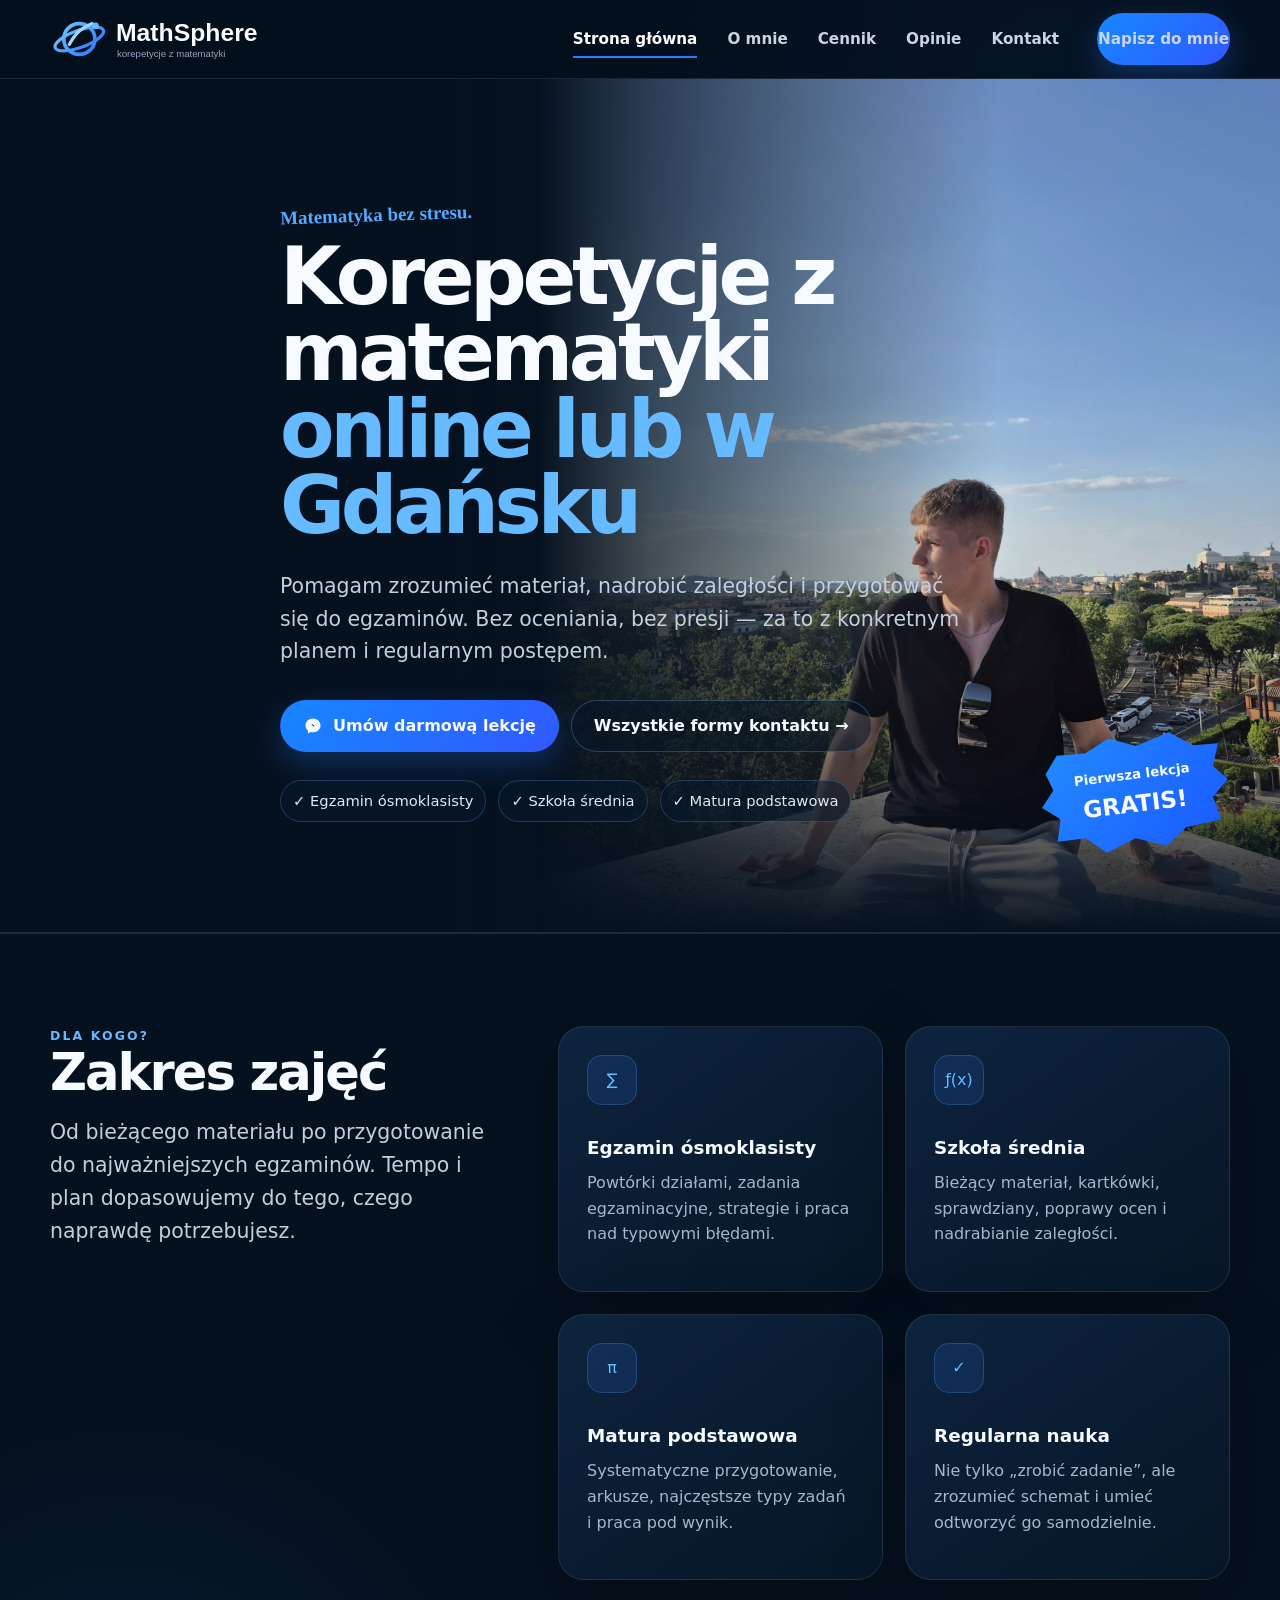
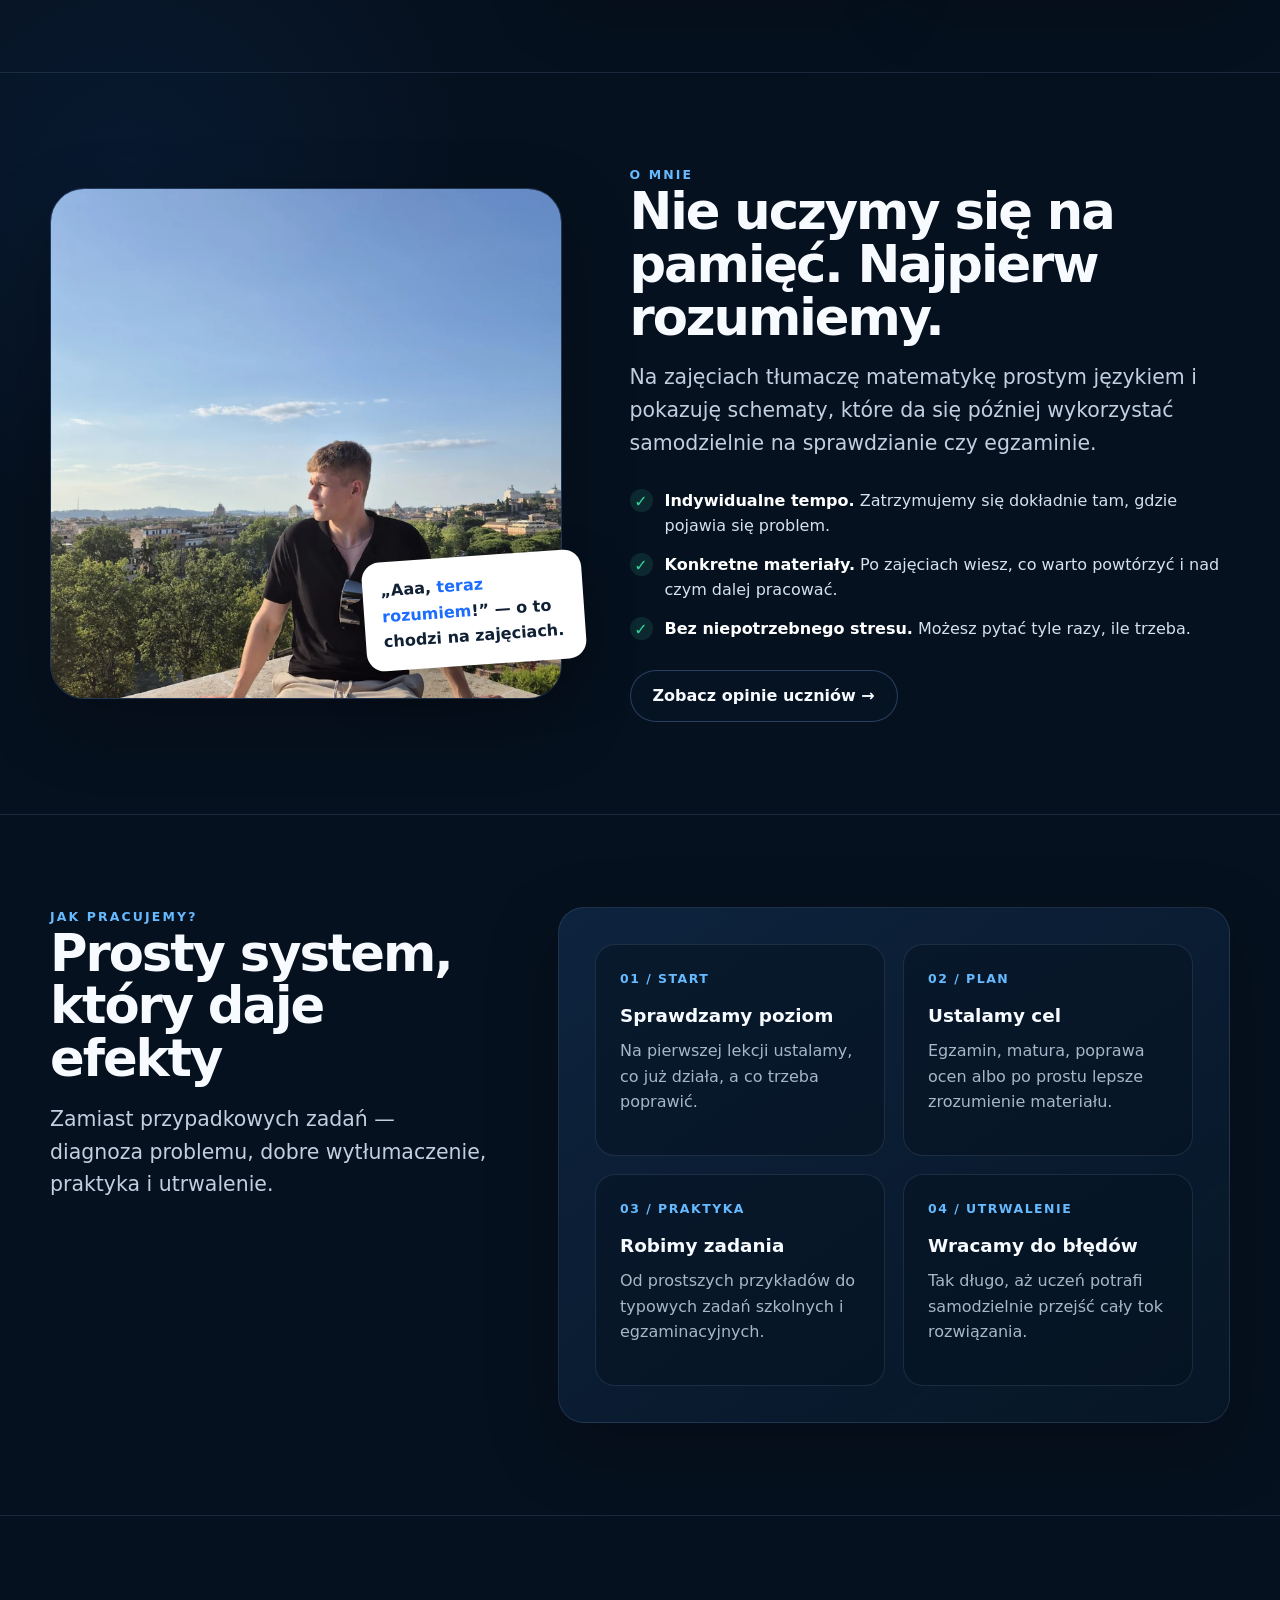
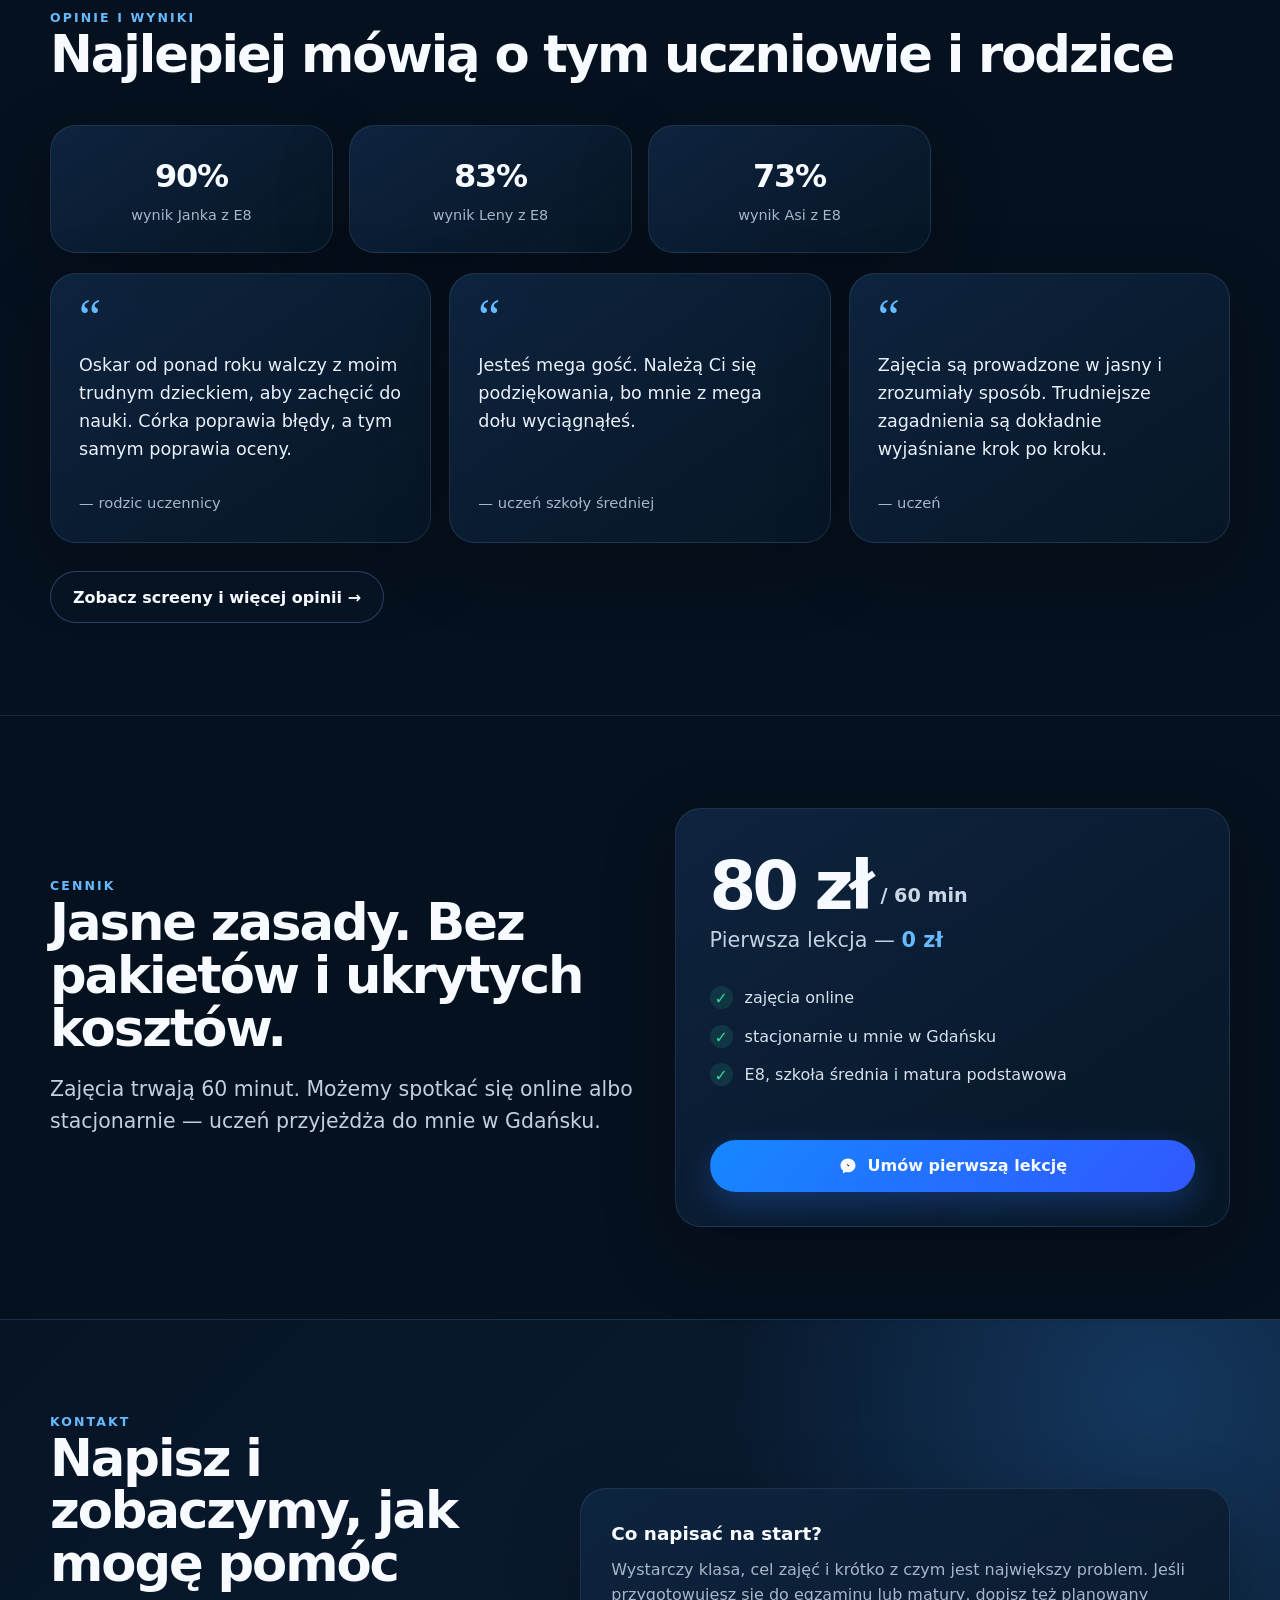
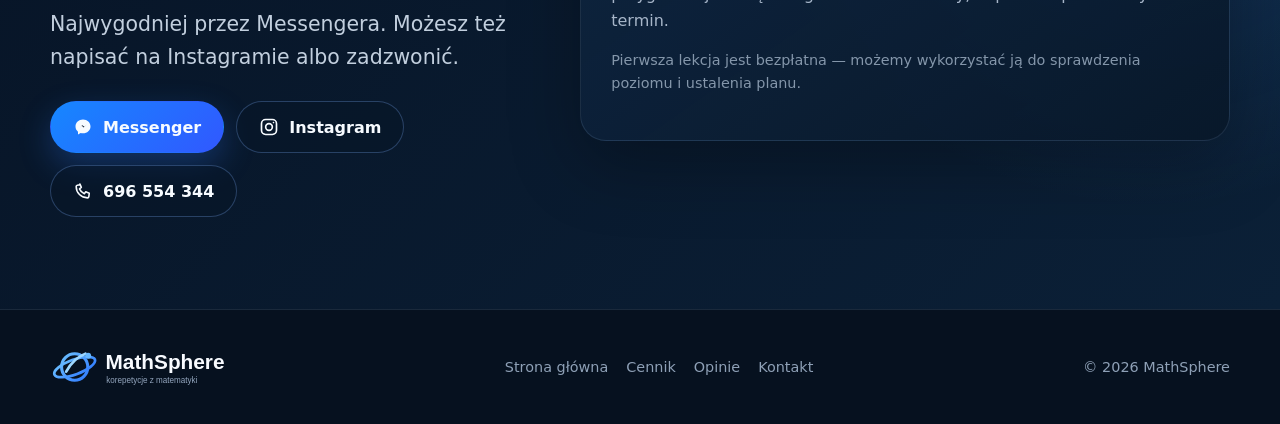
<file: index.html>
<!doctype html>
<html lang="pl">
<head>
<meta charset="utf-8">
<meta name="viewport" content="width=device-width,initial-scale=1">
<title>MathSphere — korepetycje z matematyki online i Gdańsk</title>
<meta name="description" content="Korepetycje z matematyki: egzamin ósmoklasisty, szkoła średnia i matura podstawowa. Online lub stacjonarnie w Gdańsku. Pierwsza lekcja gratis.">
<link rel="icon" href="assets/favicon.svg" type="image/svg+xml">
<link rel="stylesheet" href="style.css?v=2">
<meta property="og:title" content="MathSphere — matematyka bez stresu">
<meta property="og:description" content="E8, szkoła średnia i matura podstawowa. Pierwsza lekcja gratis.">
<meta property="og:type" content="website">
</head>
<body>

<header class="site-header">
  <div class="container header-row">
    <a class="brand" href="index.html" aria-label="MathSphere — strona główna"><img src="assets/logo.svg" alt="MathSphere"></a>
    <nav class="nav" data-nav>
      <a class="active" href="index.html">Strona główna</a>
      <a href="index.html#o-mnie">O mnie</a>
      <a href="cennik.html">Cennik</a>
      <a href="opinie.html">Opinie</a>
      <a href="kontakt.html">Kontakt</a>
      <a class="btn btn-primary nav-cta" href="https://m.me/oskar.bielecki.5" target="_blank" rel="noopener">Napisz do mnie</a>
    </nav>
    <button class="menu-btn" type="button" aria-label="Otwórz menu" data-menu><svg class="icon" viewBox="0 0 24 24" fill="none"><path d="M4 7h16M4 12h16M4 17h16" stroke="currentColor" stroke-width="2" stroke-linecap="round"/></svg></button>
  </div>
</header>

<main>
<section class="hero">
  <div class="hero-media"><img src="assets/oskar-hero.webp?v=2" alt="Oskar — korepetytor matematyki"></div>
  <div class="container hero-content">
    <div class="hand">Matematyka bez stresu.</div>
    <h1>Korepetycje z matematyki <span>online lub w Gdańsku</span></h1>
    <p class="lead">Pomagam zrozumieć materiał, nadrobić zaległości i przygotować się do egzaminów. Bez oceniania, bez presji — za to z konkretnym planem i regularnym postępem.</p>
    <div class="hero-actions">
      <a class="btn btn-primary" href="https://m.me/oskar.bielecki.5" target="_blank" rel="noopener"><svg class="icon" viewBox="0 0 24 24" fill="none" aria-hidden="true"><path d="M12 3C6.9 3 3 6.7 3 11.4c0 2.5 1.1 4.7 3 6.2V21l3.2-1.8c.9.2 1.8.4 2.8.4 5.1 0 9-3.6 9-8.2S17.1 3 12 3Z" fill="currentColor"/><path d="m7.5 13.8 3-3.2 2.4 1.9 3.7-3.9-3 3.2-2.4-1.9-3.7 3.9Z" fill="#071426"/></svg> Umów darmową lekcję</a>
      <a class="btn btn-secondary" href="kontakt.html">Wszystkie formy kontaktu →</a>
    </div>
    <div class="hero-points">
      <span class="badge">✓ Egzamin ósmoklasisty</span>
      <span class="badge">✓ Szkoła średnia</span>
      <span class="badge">✓ Matura podstawowa</span>
    </div>
  </div>
  <div class="free-sticker"><div><small>Pierwsza lekcja</small><strong>GRATIS!</strong></div></div>
</section>

<section class="section">
  <div class="container">
    <div class="split">
      <div>
        <div class="kicker">Dla kogo?</div>
        <h2>Zakres zajęć</h2>
        <p class="lead">Od bieżącego materiału po przygotowanie do najważniejszych egzaminów. Tempo i plan dopasowujemy do tego, czego naprawdę potrzebujesz.</p>
      </div>
      <div class="grid-2">
        <article class="card feature">
          <div class="feature-icon">∑</div>
          <h3>Egzamin ósmoklasisty</h3>
          <p class="muted">Powtórki działami, zadania egzaminacyjne, strategie i praca nad typowymi błędami.</p>
        </article>
        <article class="card feature">
          <div class="feature-icon">ƒ(x)</div>
          <h3>Szkoła średnia</h3>
          <p class="muted">Bieżący materiał, kartkówki, sprawdziany, poprawy ocen i nadrabianie zaległości.</p>
        </article>
        <article class="card feature">
          <div class="feature-icon">π</div>
          <h3>Matura podstawowa</h3>
          <p class="muted">Systematyczne przygotowanie, arkusze, najczęstsze typy zadań i praca pod wynik.</p>
        </article>
        <article class="card feature">
          <div class="feature-icon">✓</div>
          <h3>Regularna nauka</h3>
          <p class="muted">Nie tylko „zrobić zadanie”, ale zrozumieć schemat i umieć odtworzyć go samodzielnie.</p>
        </article>
      </div>
    </div>
  </div>
</section>

<section class="section" id="o-mnie">
  <div class="container about">
    <div class="portrait-wrap">
      <div class="portrait"><img src="assets/oskar-portrait.webp?v=2" alt="Oskar, korepetytor MathSphere"></div>
      <div class="floating-note">„Aaa, <span>teraz rozumiem</span>!” — o to chodzi na zajęciach.</div>
    </div>
    <div>
      <div class="kicker">O mnie</div>
      <h2>Nie uczymy się na pamięć. Najpierw rozumiemy.</h2>
      <p class="lead">Na zajęciach tłumaczę matematykę prostym językiem i pokazuję schematy, które da się później wykorzystać samodzielnie na sprawdzianie czy egzaminie.</p>
      <div class="checks">
        <div class="check"><span class="checkmark">✓</span><div><b>Indywidualne tempo.</b> Zatrzymujemy się dokładnie tam, gdzie pojawia się problem.</div></div>
        <div class="check"><span class="checkmark">✓</span><div><b>Konkretne materiały.</b> Po zajęciach wiesz, co warto powtórzyć i nad czym dalej pracować.</div></div>
        <div class="check"><span class="checkmark">✓</span><div><b>Bez niepotrzebnego stresu.</b> Możesz pytać tyle razy, ile trzeba.</div></div>
      </div>
      <a class="btn btn-secondary" href="opinie.html">Zobacz opinie uczniów →</a>
    </div>
  </div>
</section>

<section class="section">
  <div class="container">
    <div class="split">
      <div>
        <div class="kicker">Jak pracujemy?</div>
        <h2>Prosty system, który daje efekty</h2>
        <p class="lead">Zamiast przypadkowych zadań — diagnoza problemu, dobre wytłumaczenie, praktyka i utrwalenie.</p>
      </div>
      <div class="card method">
        <div class="method-step"><div class="step-num">01 / START</div><h3>Sprawdzamy poziom</h3><p class="muted">Na pierwszej lekcji ustalamy, co już działa, a co trzeba poprawić.</p></div>
        <div class="method-step"><div class="step-num">02 / PLAN</div><h3>Ustalamy cel</h3><p class="muted">Egzamin, matura, poprawa ocen albo po prostu lepsze zrozumienie materiału.</p></div>
        <div class="method-step"><div class="step-num">03 / PRAKTYKA</div><h3>Robimy zadania</h3><p class="muted">Od prostszych przykładów do typowych zadań szkolnych i egzaminacyjnych.</p></div>
        <div class="method-step"><div class="step-num">04 / UTRWALENIE</div><h3>Wracamy do błędów</h3><p class="muted">Tak długo, aż uczeń potrafi samodzielnie przejść cały tok rozwiązania.</p></div>
      </div>
    </div>
  </div>
</section>

<section class="section">
  <div class="container">
    <div class="kicker">Opinie i wyniki</div>
    <h2>Najlepiej mówią o tym uczniowie i rodzice</h2>
    <div class="results">
      <div class="card result"><strong>90%</strong><span>wynik Janka z E8</span></div>
<div class="card result"><strong>83%</strong><span>wynik Leny z E8</span></div>
<div class="card result"><strong>73%</strong><span>wynik Asi z E8</span></div>
    </div>
    <div class="grid-3" style="margin-top:20px">
      <article class="card testimonial">
        <p class="quote">Oskar od ponad roku walczy z moim trudnym dzieckiem, aby zachęcić do nauki. Córka poprawia błędy, a tym samym poprawia oceny.</p>
        <footer>— rodzic uczennicy</footer>
      </article>
      <article class="card testimonial">
        <p class="quote">Jesteś mega gość. Należą Ci się podziękowania, bo mnie z mega dołu wyciągnąłeś.</p>
        <footer>— uczeń szkoły średniej</footer>
      </article>
      <article class="card testimonial">
        <p class="quote">Zajęcia są prowadzone w jasny i zrozumiały sposób. Trudniejsze zagadnienia są dokładnie wyjaśniane krok po kroku.</p>
        <footer>— uczeń</footer>
      </article>
    </div>
    <div style="margin-top:28px"><a class="btn btn-secondary" href="opinie.html">Zobacz screeny i więcej opinii →</a></div>
  </div>
</section>

<section class="section">
  <div class="container pricing-wrap">
    <div>
      <div class="kicker">Cennik</div>
      <h2>Jasne zasady. Bez pakietów i ukrytych kosztów.</h2>
      <p class="lead">Zajęcia trwają 60 minut. Możemy spotkać się online albo stacjonarnie — uczeń przyjeżdża do mnie w Gdańsku.</p>
    </div>
    <div class="card price-card">
      <div class="price"><strong>80 zł</strong><small>/ 60 min</small></div>
      <p class="price-sub">Pierwsza lekcja — <b class="blue">0 zł</b></p>
      <div class="checks">
        <div class="check"><span class="checkmark">✓</span><div>zajęcia online</div></div>
        <div class="check"><span class="checkmark">✓</span><div>stacjonarnie u mnie w Gdańsku</div></div>
        <div class="check"><span class="checkmark">✓</span><div>E8, szkoła średnia i matura podstawowa</div></div>
      </div>
      <a class="btn btn-primary" href="https://m.me/oskar.bielecki.5" target="_blank" rel="noopener"><svg class="icon" viewBox="0 0 24 24" fill="none" aria-hidden="true"><path d="M12 3C6.9 3 3 6.7 3 11.4c0 2.5 1.1 4.7 3 6.2V21l3.2-1.8c.9.2 1.8.4 2.8.4 5.1 0 9-3.6 9-8.2S17.1 3 12 3Z" fill="currentColor"/><path d="m7.5 13.8 3-3.2 2.4 1.9 3.7-3.9-3 3.2-2.4-1.9-3.7 3.9Z" fill="#071426"/></svg> Umów pierwszą lekcję</a>
    </div>
  </div>
</section>

<section class="section contact-hero">
  <div class="container contact-grid">
    <div>
      <div class="kicker">Kontakt</div>
      <h2>Napisz i zobaczymy, jak mogę pomóc</h2>
      <p class="lead">Najwygodniej przez Messengera. Możesz też napisać na Instagramie albo zadzwonić.</p>
      <div class="contact-buttons">
        <a class="btn btn-primary" href="https://m.me/oskar.bielecki.5" target="_blank" rel="noopener"><svg class="icon" viewBox="0 0 24 24" fill="none" aria-hidden="true"><path d="M12 3C6.9 3 3 6.7 3 11.4c0 2.5 1.1 4.7 3 6.2V21l3.2-1.8c.9.2 1.8.4 2.8.4 5.1 0 9-3.6 9-8.2S17.1 3 12 3Z" fill="currentColor"/><path d="m7.5 13.8 3-3.2 2.4 1.9 3.7-3.9-3 3.2-2.4-1.9-3.7 3.9Z" fill="#071426"/></svg> Messenger</a>
        <a class="btn btn-secondary" href="https://www.instagram.com/ozi_b24/" target="_blank" rel="noopener"><svg class="icon" viewBox="0 0 24 24" fill="none" aria-hidden="true"><rect x="3" y="3" width="18" height="18" rx="5" stroke="currentColor" stroke-width="2"/><circle cx="12" cy="12" r="4" stroke="currentColor" stroke-width="2"/><circle cx="17.4" cy="6.7" r="1" fill="currentColor"/></svg> Instagram</a>
        <a class="btn btn-secondary" href="tel:+48696554344"><svg class="icon" viewBox="0 0 24 24" fill="none" aria-hidden="true"><path d="M8.2 3.5 10 7.7 7.8 9.4c1.1 2.7 3.1 4.7 5.8 5.8l1.7-2.2 4.2 1.8-.5 4c-.1.8-.8 1.4-1.6 1.4C9.8 20.2 3.8 14.2 3.8 6.6c0-.8.6-1.5 1.4-1.6l3-.4Z" stroke="currentColor" stroke-width="1.9" stroke-linecap="round" stroke-linejoin="round"/></svg> 696 554 344</a>
      </div>
    </div>
    <div class="card contact-card">
      <h3>Co napisać na start?</h3>
      <p class="muted">Wystarczy klasa, cel zajęć i krótko z czym jest największy problem. Jeśli przygotowujesz się do egzaminu lub matury, dopisz też planowany termin.</p>
      <p class="note">Pierwsza lekcja jest bezpłatna — możemy wykorzystać ją do sprawdzenia poziomu i ustalenia planu.</p>
    </div>
  </div>
</section>
</main>

<footer class="footer">
  <div class="container footer-row">
    <img src="assets/logo.svg" alt="MathSphere">
    <div class="footer-nav">
      <a href="index.html">Strona główna</a>
      <a href="cennik.html">Cennik</a>
      <a href="opinie.html">Opinie</a>
      <a href="kontakt.html">Kontakt</a>
    </div>
    <div>© <span data-year></span> MathSphere</div>
  </div>
</footer>

<div class="mobile-contact">
  <a class="btn btn-primary" href="https://m.me/oskar.bielecki.5" target="_blank" rel="noopener"><svg class="icon" viewBox="0 0 24 24" fill="none" aria-hidden="true"><path d="M12 3C6.9 3 3 6.7 3 11.4c0 2.5 1.1 4.7 3 6.2V21l3.2-1.8c.9.2 1.8.4 2.8.4 5.1 0 9-3.6 9-8.2S17.1 3 12 3Z" fill="currentColor"/><path d="m7.5 13.8 3-3.2 2.4 1.9 3.7-3.9-3 3.2-2.4-1.9-3.7 3.9Z" fill="#071426"/></svg> Messenger</a>
  <a class="btn btn-secondary" href="tel:+48696554344"><svg class="icon" viewBox="0 0 24 24" fill="none" aria-hidden="true"><path d="M8.2 3.5 10 7.7 7.8 9.4c1.1 2.7 3.1 4.7 5.8 5.8l1.7-2.2 4.2 1.8-.5 4c-.1.8-.8 1.4-1.6 1.4C9.8 20.2 3.8 14.2 3.8 6.6c0-.8.6-1.5 1.4-1.6l3-.4Z" stroke="currentColor" stroke-width="1.9" stroke-linecap="round" stroke-linejoin="round"/></svg> Zadzwoń</a>
</div>

<script src="script.js?v=2"></script>

<div class="lightbox" aria-hidden="true"><button class="lightbox-close" aria-label="Zamknij">×</button><img alt=""></div>
</body>
</html>
</file>
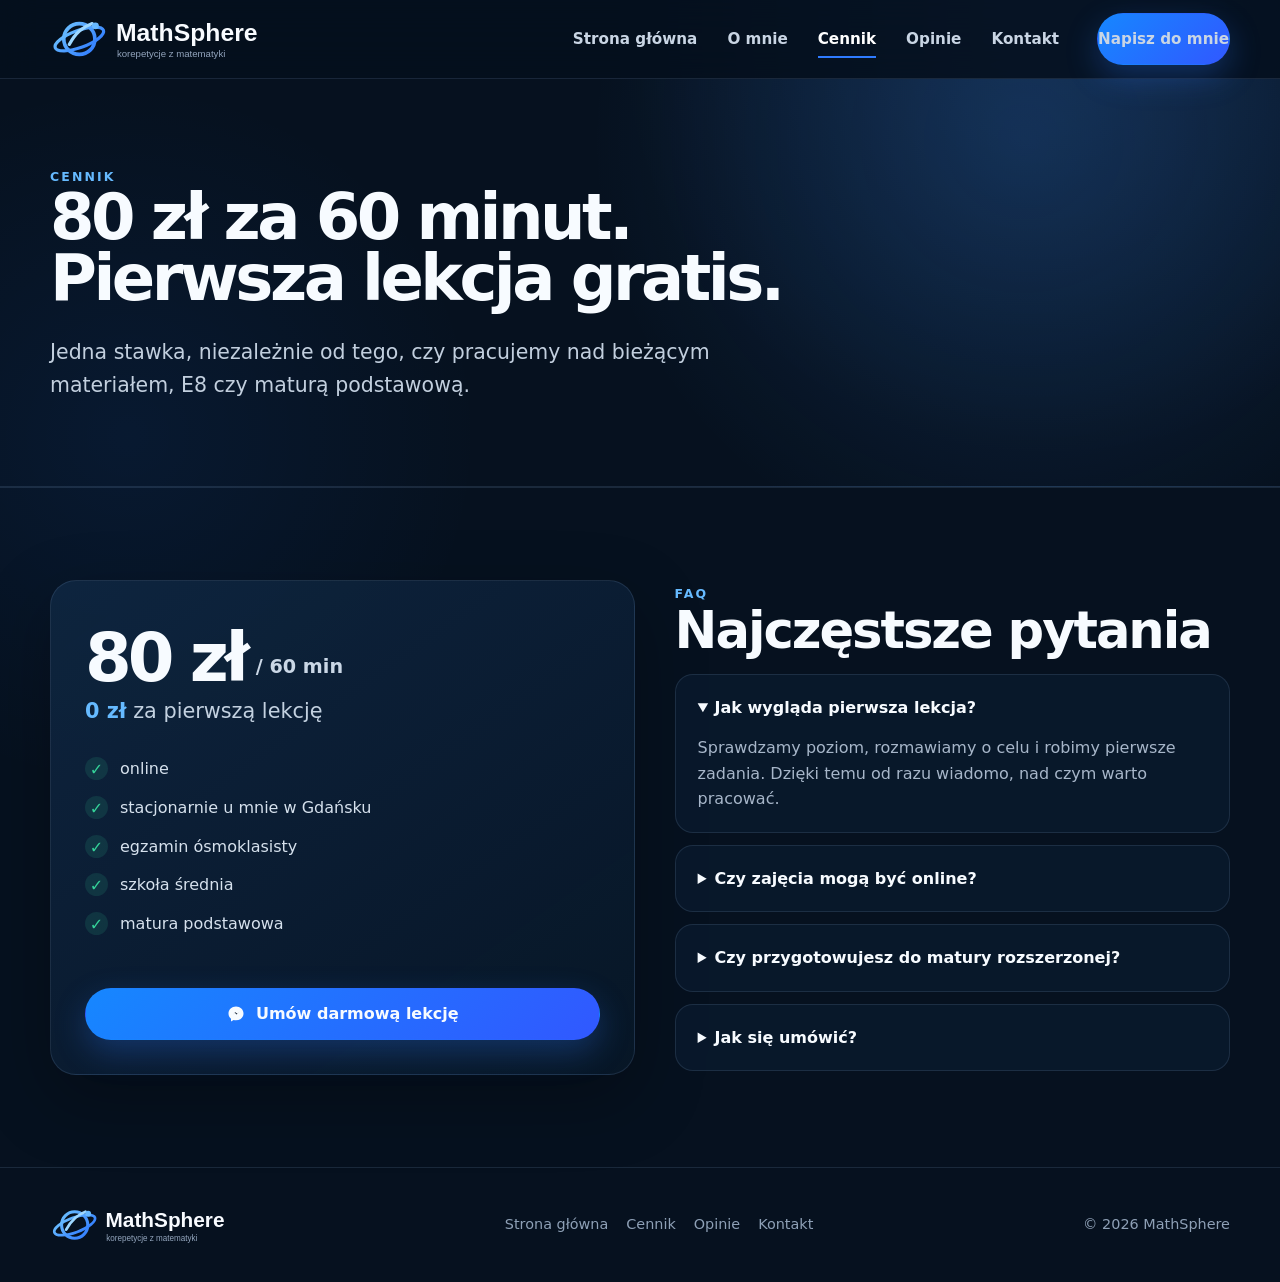
<file: cennik.html>
<!doctype html>
<html lang="pl">
<head>
<meta charset="utf-8"><meta name="viewport" content="width=device-width,initial-scale=1">
<title>Cennik korepetycji — MathSphere</title>
<meta name="description" content="Korepetycje z matematyki 80 zł za 60 minut. Pierwsza lekcja gratis. Online lub stacjonarnie w Gdańsku.">
<link rel="icon" href="assets/favicon.svg" type="image/svg+xml"><link rel="stylesheet" href="style.css?v=2">
</head>
<body>

<header class="site-header">
  <div class="container header-row">
    <a class="brand" href="index.html" aria-label="MathSphere — strona główna"><img src="assets/logo.svg" alt="MathSphere"></a>
    <nav class="nav" data-nav>
      <a href="index.html">Strona główna</a>
      <a href="index.html#o-mnie">O mnie</a>
      <a class="active" href="cennik.html">Cennik</a>
      <a href="opinie.html">Opinie</a>
      <a href="kontakt.html">Kontakt</a>
      <a class="btn btn-primary nav-cta" href="https://m.me/oskar.bielecki.5" target="_blank" rel="noopener">Napisz do mnie</a>
    </nav>
    <button class="menu-btn" type="button" aria-label="Otwórz menu" data-menu><svg class="icon" viewBox="0 0 24 24" fill="none"><path d="M4 7h16M4 12h16M4 17h16" stroke="currentColor" stroke-width="2" stroke-linecap="round"/></svg></button>
  </div>
</header>

<main>
<section class="subhero">
  <div class="container">
    <div class="kicker">Cennik</div>
    <h1>80 zł za 60 minut. Pierwsza lekcja gratis.</h1>
    <p class="lead">Jedna stawka, niezależnie od tego, czy pracujemy nad bieżącym materiałem, E8 czy maturą podstawową.</p>
  </div>
</section>
<section class="section">
  <div class="container pricing-wrap">
    <div class="card price-card">
      <div class="price"><strong>80 zł</strong><small>/ 60 min</small></div>
      <p class="price-sub"><b class="blue">0 zł</b> za pierwszą lekcję</p>
      <div class="checks">
        <div class="check"><span class="checkmark">✓</span><div>online</div></div>
        <div class="check"><span class="checkmark">✓</span><div>stacjonarnie u mnie w Gdańsku</div></div>
        <div class="check"><span class="checkmark">✓</span><div>egzamin ósmoklasisty</div></div>
        <div class="check"><span class="checkmark">✓</span><div>szkoła średnia</div></div>
        <div class="check"><span class="checkmark">✓</span><div>matura podstawowa</div></div>
      </div>
      <a class="btn btn-primary" href="https://m.me/oskar.bielecki.5" target="_blank" rel="noopener"><svg class="icon" viewBox="0 0 24 24" fill="none" aria-hidden="true"><path d="M12 3C6.9 3 3 6.7 3 11.4c0 2.5 1.1 4.7 3 6.2V21l3.2-1.8c.9.2 1.8.4 2.8.4 5.1 0 9-3.6 9-8.2S17.1 3 12 3Z" fill="currentColor"/><path d="m7.5 13.8 3-3.2 2.4 1.9 3.7-3.9-3 3.2-2.4-1.9-3.7 3.9Z" fill="#071426"/></svg> Umów darmową lekcję</a>
    </div>
    <div>
      <div class="kicker">FAQ</div>
      <h2>Najczęstsze pytania</h2>
      <div class="faq">
        <details open><summary>Jak wygląda pierwsza lekcja?</summary><p>Sprawdzamy poziom, rozmawiamy o celu i robimy pierwsze zadania. Dzięki temu od razu wiadomo, nad czym warto pracować.</p></details>
        <details><summary>Czy zajęcia mogą być online?</summary><p>Tak. Zajęcia prowadzę online oraz stacjonarnie w Gdańsku — w przypadku zajęć stacjonarnych uczeń przyjeżdża do mnie.</p></details>
        <details><summary>Czy przygotowujesz do matury rozszerzonej?</summary><p>Nie. Oferta na stronie obejmuje maturę podstawową.</p></details>
        <details><summary>Jak się umówić?</summary><p>Najszybciej przez Messengera. Możesz też napisać na Instagramie albo zadzwonić.</p></details>
      </div>
    </div>
  </div>
</section>
</main>

<footer class="footer">
  <div class="container footer-row">
    <img src="assets/logo.svg" alt="MathSphere">
    <div class="footer-nav">
      <a href="index.html">Strona główna</a>
      <a href="cennik.html">Cennik</a>
      <a href="opinie.html">Opinie</a>
      <a href="kontakt.html">Kontakt</a>
    </div>
    <div>© <span data-year></span> MathSphere</div>
  </div>
</footer>

<div class="mobile-contact">
  <a class="btn btn-primary" href="https://m.me/oskar.bielecki.5" target="_blank" rel="noopener"><svg class="icon" viewBox="0 0 24 24" fill="none" aria-hidden="true"><path d="M12 3C6.9 3 3 6.7 3 11.4c0 2.5 1.1 4.7 3 6.2V21l3.2-1.8c.9.2 1.8.4 2.8.4 5.1 0 9-3.6 9-8.2S17.1 3 12 3Z" fill="currentColor"/><path d="m7.5 13.8 3-3.2 2.4 1.9 3.7-3.9-3 3.2-2.4-1.9-3.7 3.9Z" fill="#071426"/></svg> Messenger</a>
  <a class="btn btn-secondary" href="tel:+48696554344"><svg class="icon" viewBox="0 0 24 24" fill="none" aria-hidden="true"><path d="M8.2 3.5 10 7.7 7.8 9.4c1.1 2.7 3.1 4.7 5.8 5.8l1.7-2.2 4.2 1.8-.5 4c-.1.8-.8 1.4-1.6 1.4C9.8 20.2 3.8 14.2 3.8 6.6c0-.8.6-1.5 1.4-1.6l3-.4Z" stroke="currentColor" stroke-width="1.9" stroke-linecap="round" stroke-linejoin="round"/></svg> Zadzwoń</a>
</div>

<script src="script.js?v=2"></script>

</body></html>
</file>
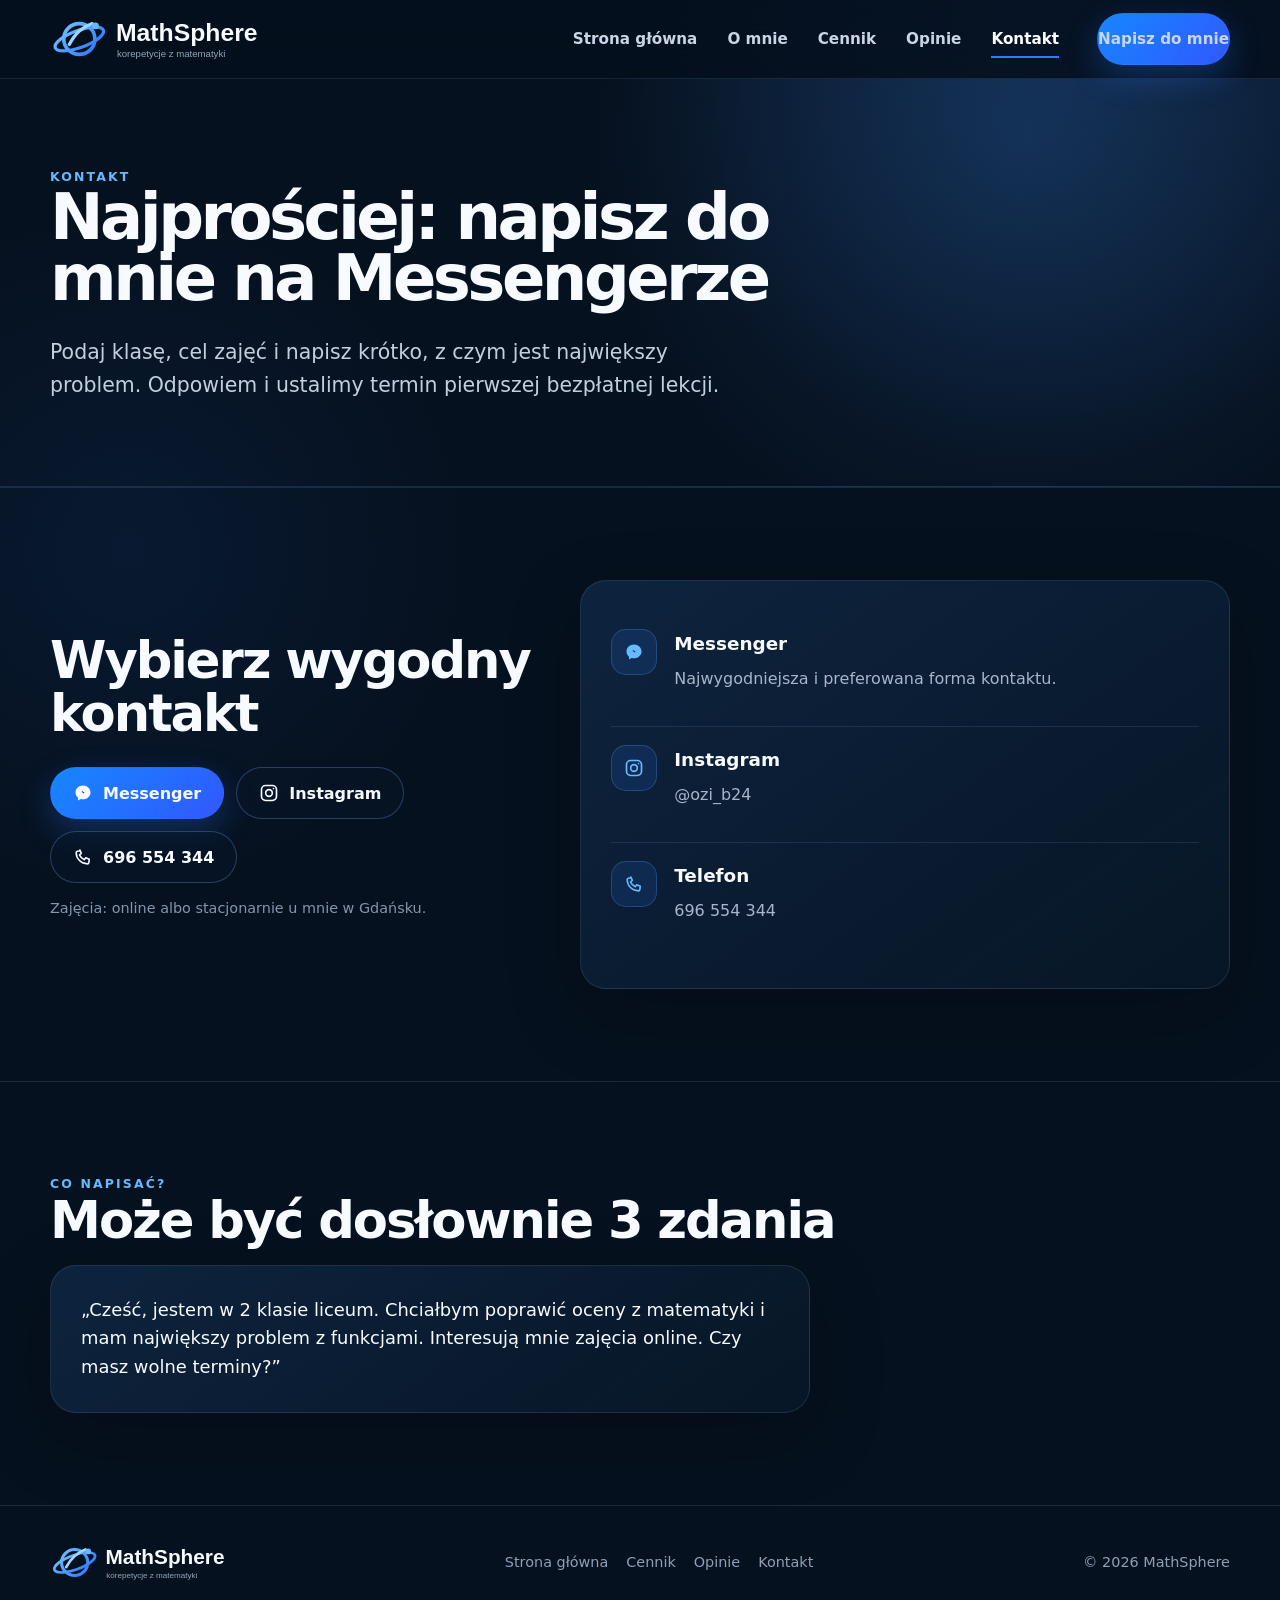
<file: kontakt.html>
<!doctype html>
<html lang="pl">
<head>
<meta charset="utf-8"><meta name="viewport" content="width=device-width,initial-scale=1">
<title>Kontakt — MathSphere</title>
<meta name="description" content="Kontakt w sprawie korepetycji MathSphere — Messenger, Instagram i telefon.">
<link rel="icon" href="assets/favicon.svg" type="image/svg+xml"><link rel="stylesheet" href="style.css?v=2">
</head>
<body>

<header class="site-header">
  <div class="container header-row">
    <a class="brand" href="index.html" aria-label="MathSphere — strona główna"><img src="assets/logo.svg" alt="MathSphere"></a>
    <nav class="nav" data-nav>
      <a href="index.html">Strona główna</a>
      <a href="index.html#o-mnie">O mnie</a>
      <a href="cennik.html">Cennik</a>
      <a href="opinie.html">Opinie</a>
      <a class="active" href="kontakt.html">Kontakt</a>
      <a class="btn btn-primary nav-cta" href="https://m.me/oskar.bielecki.5" target="_blank" rel="noopener">Napisz do mnie</a>
    </nav>
    <button class="menu-btn" type="button" aria-label="Otwórz menu" data-menu><svg class="icon" viewBox="0 0 24 24" fill="none"><path d="M4 7h16M4 12h16M4 17h16" stroke="currentColor" stroke-width="2" stroke-linecap="round"/></svg></button>
  </div>
</header>

<main>
<section class="subhero">
  <div class="container">
    <div class="kicker">Kontakt</div>
    <h1>Najprościej: napisz do mnie na Messengerze</h1>
    <p class="lead">Podaj klasę, cel zajęć i napisz krótko, z czym jest największy problem. Odpowiem i ustalimy termin pierwszej bezpłatnej lekcji.</p>
  </div>
</section>
<section class="section">
  <div class="container contact-grid">
    <div>
      <h2>Wybierz wygodny kontakt</h2>
      <div class="contact-buttons">
        <a class="btn btn-primary" href="https://m.me/oskar.bielecki.5" target="_blank" rel="noopener"><svg class="icon" viewBox="0 0 24 24" fill="none" aria-hidden="true"><path d="M12 3C6.9 3 3 6.7 3 11.4c0 2.5 1.1 4.7 3 6.2V21l3.2-1.8c.9.2 1.8.4 2.8.4 5.1 0 9-3.6 9-8.2S17.1 3 12 3Z" fill="currentColor"/><path d="m7.5 13.8 3-3.2 2.4 1.9 3.7-3.9-3 3.2-2.4-1.9-3.7 3.9Z" fill="#071426"/></svg> Messenger</a>
        <a class="btn btn-secondary" href="https://www.instagram.com/ozi_b24/" target="_blank" rel="noopener"><svg class="icon" viewBox="0 0 24 24" fill="none" aria-hidden="true"><rect x="3" y="3" width="18" height="18" rx="5" stroke="currentColor" stroke-width="2"/><circle cx="12" cy="12" r="4" stroke="currentColor" stroke-width="2"/><circle cx="17.4" cy="6.7" r="1" fill="currentColor"/></svg> Instagram</a>
        <a class="btn btn-secondary" href="tel:+48696554344"><svg class="icon" viewBox="0 0 24 24" fill="none" aria-hidden="true"><path d="M8.2 3.5 10 7.7 7.8 9.4c1.1 2.7 3.1 4.7 5.8 5.8l1.7-2.2 4.2 1.8-.5 4c-.1.8-.8 1.4-1.6 1.4C9.8 20.2 3.8 14.2 3.8 6.6c0-.8.6-1.5 1.4-1.6l3-.4Z" stroke="currentColor" stroke-width="1.9" stroke-linecap="round" stroke-linejoin="round"/></svg> 696 554 344</a>
      </div>
      <p class="note">Zajęcia: online albo stacjonarnie u mnie w Gdańsku.</p>
    </div>
    <div class="card contact-card">
      <div class="contact-item"><div class="feature-icon"><svg class="icon" viewBox="0 0 24 24" fill="none" aria-hidden="true"><path d="M12 3C6.9 3 3 6.7 3 11.4c0 2.5 1.1 4.7 3 6.2V21l3.2-1.8c.9.2 1.8.4 2.8.4 5.1 0 9-3.6 9-8.2S17.1 3 12 3Z" fill="currentColor"/><path d="m7.5 13.8 3-3.2 2.4 1.9 3.7-3.9-3 3.2-2.4-1.9-3.7 3.9Z" fill="#071426"/></svg></div><div><h3>Messenger</h3><p class="muted">Najwygodniejsza i preferowana forma kontaktu.</p></div></div>
      <div class="contact-item"><div class="feature-icon"><svg class="icon" viewBox="0 0 24 24" fill="none" aria-hidden="true"><rect x="3" y="3" width="18" height="18" rx="5" stroke="currentColor" stroke-width="2"/><circle cx="12" cy="12" r="4" stroke="currentColor" stroke-width="2"/><circle cx="17.4" cy="6.7" r="1" fill="currentColor"/></svg></div><div><h3>Instagram</h3><p class="muted">@ozi_b24</p></div></div>
      <div class="contact-item"><div class="feature-icon"><svg class="icon" viewBox="0 0 24 24" fill="none" aria-hidden="true"><path d="M8.2 3.5 10 7.7 7.8 9.4c1.1 2.7 3.1 4.7 5.8 5.8l1.7-2.2 4.2 1.8-.5 4c-.1.8-.8 1.4-1.6 1.4C9.8 20.2 3.8 14.2 3.8 6.6c0-.8.6-1.5 1.4-1.6l3-.4Z" stroke="currentColor" stroke-width="1.9" stroke-linecap="round" stroke-linejoin="round"/></svg></div><div><h3>Telefon</h3><p class="muted">696 554 344</p></div></div>
    </div>
  </div>
</section>
<section class="section">
  <div class="container">
    <div class="kicker">Co napisać?</div>
    <h2>Może być dosłownie 3 zdania</h2>
    <div class="card" style="padding:30px;max-width:760px">
      <p style="font-size:1.12rem;margin:0">„Cześć, jestem w 2 klasie liceum. Chciałbym poprawić oceny z matematyki i mam największy problem z funkcjami. Interesują mnie zajęcia online. Czy masz wolne terminy?”</p>
    </div>
  </div>
</section>
</main>

<footer class="footer">
  <div class="container footer-row">
    <img src="assets/logo.svg" alt="MathSphere">
    <div class="footer-nav">
      <a href="index.html">Strona główna</a>
      <a href="cennik.html">Cennik</a>
      <a href="opinie.html">Opinie</a>
      <a href="kontakt.html">Kontakt</a>
    </div>
    <div>© <span data-year></span> MathSphere</div>
  </div>
</footer>

<div class="mobile-contact">
  <a class="btn btn-primary" href="https://m.me/oskar.bielecki.5" target="_blank" rel="noopener"><svg class="icon" viewBox="0 0 24 24" fill="none" aria-hidden="true"><path d="M12 3C6.9 3 3 6.7 3 11.4c0 2.5 1.1 4.7 3 6.2V21l3.2-1.8c.9.2 1.8.4 2.8.4 5.1 0 9-3.6 9-8.2S17.1 3 12 3Z" fill="currentColor"/><path d="m7.5 13.8 3-3.2 2.4 1.9 3.7-3.9-3 3.2-2.4-1.9-3.7 3.9Z" fill="#071426"/></svg> Messenger</a>
  <a class="btn btn-secondary" href="tel:+48696554344"><svg class="icon" viewBox="0 0 24 24" fill="none" aria-hidden="true"><path d="M8.2 3.5 10 7.7 7.8 9.4c1.1 2.7 3.1 4.7 5.8 5.8l1.7-2.2 4.2 1.8-.5 4c-.1.8-.8 1.4-1.6 1.4C9.8 20.2 3.8 14.2 3.8 6.6c0-.8.6-1.5 1.4-1.6l3-.4Z" stroke="currentColor" stroke-width="1.9" stroke-linecap="round" stroke-linejoin="round"/></svg> Zadzwoń</a>
</div>

<script src="script.js?v=2"></script>

</body></html>
</file>
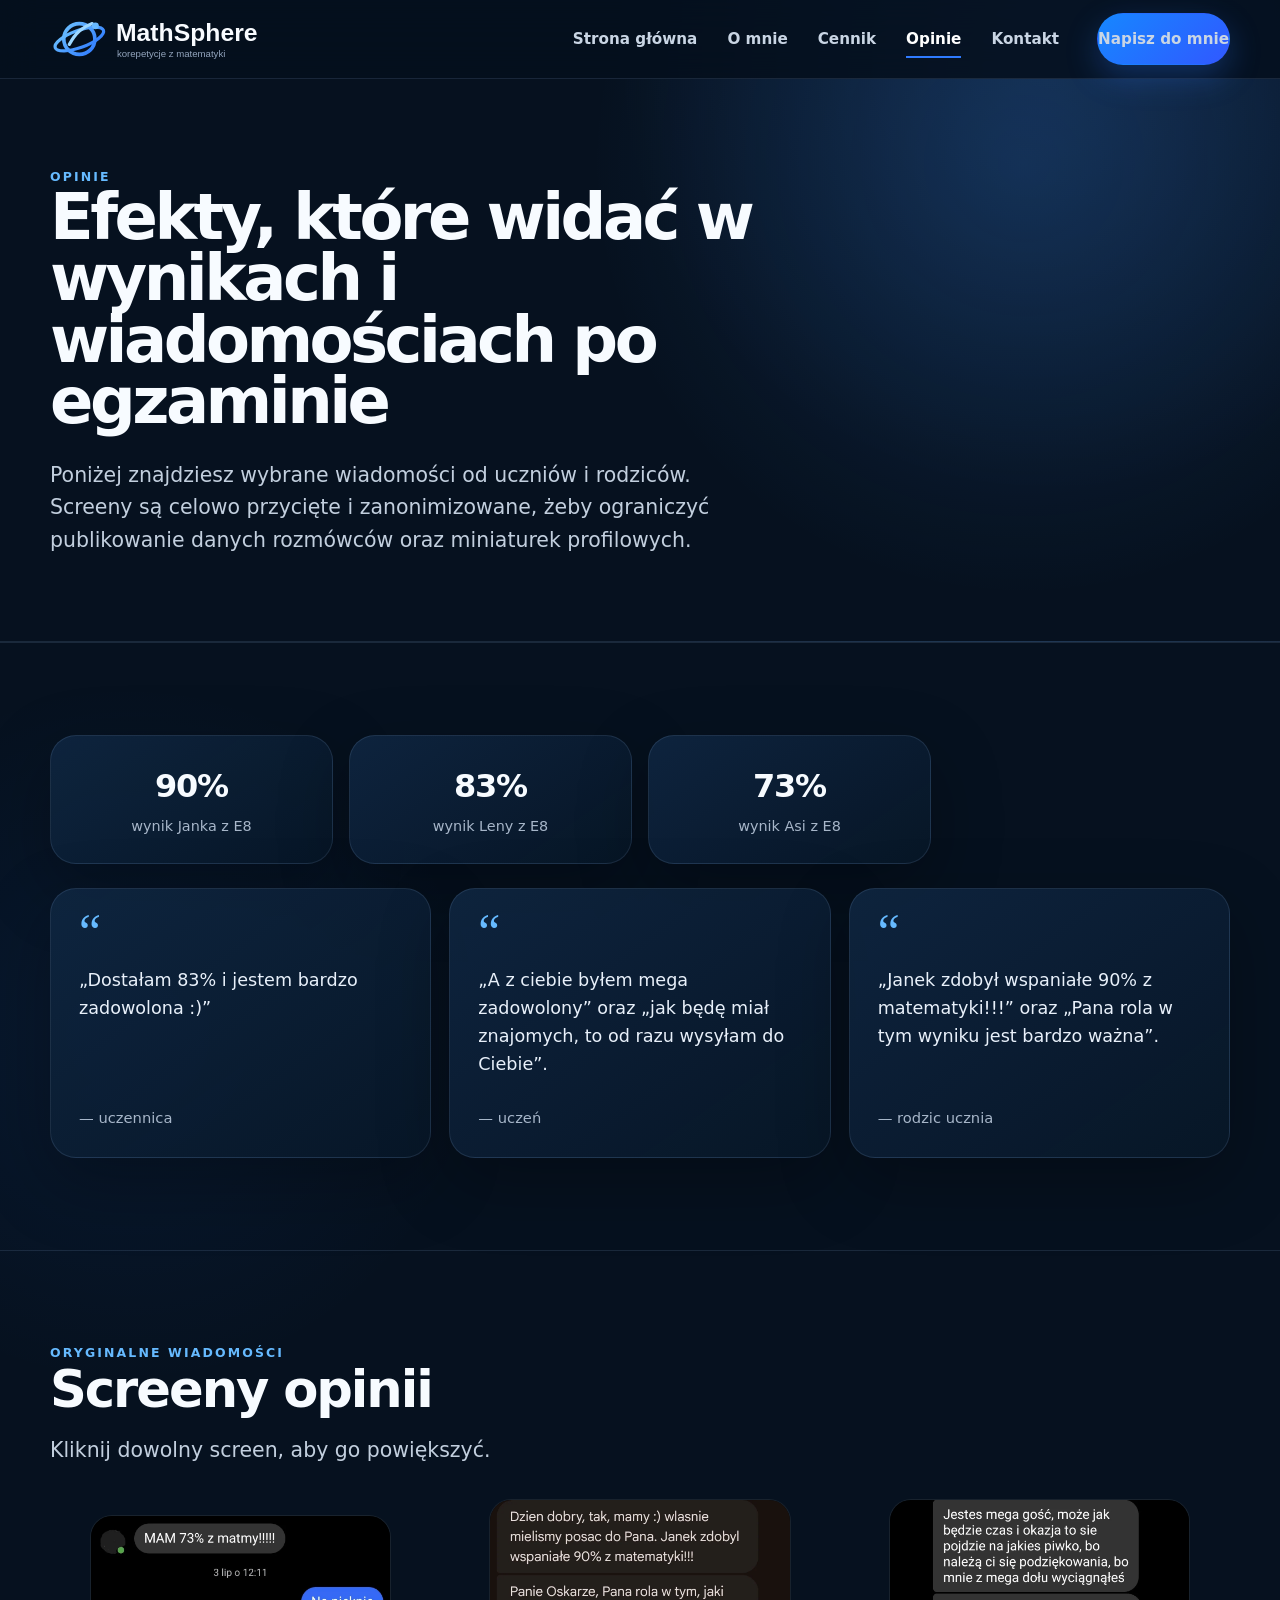
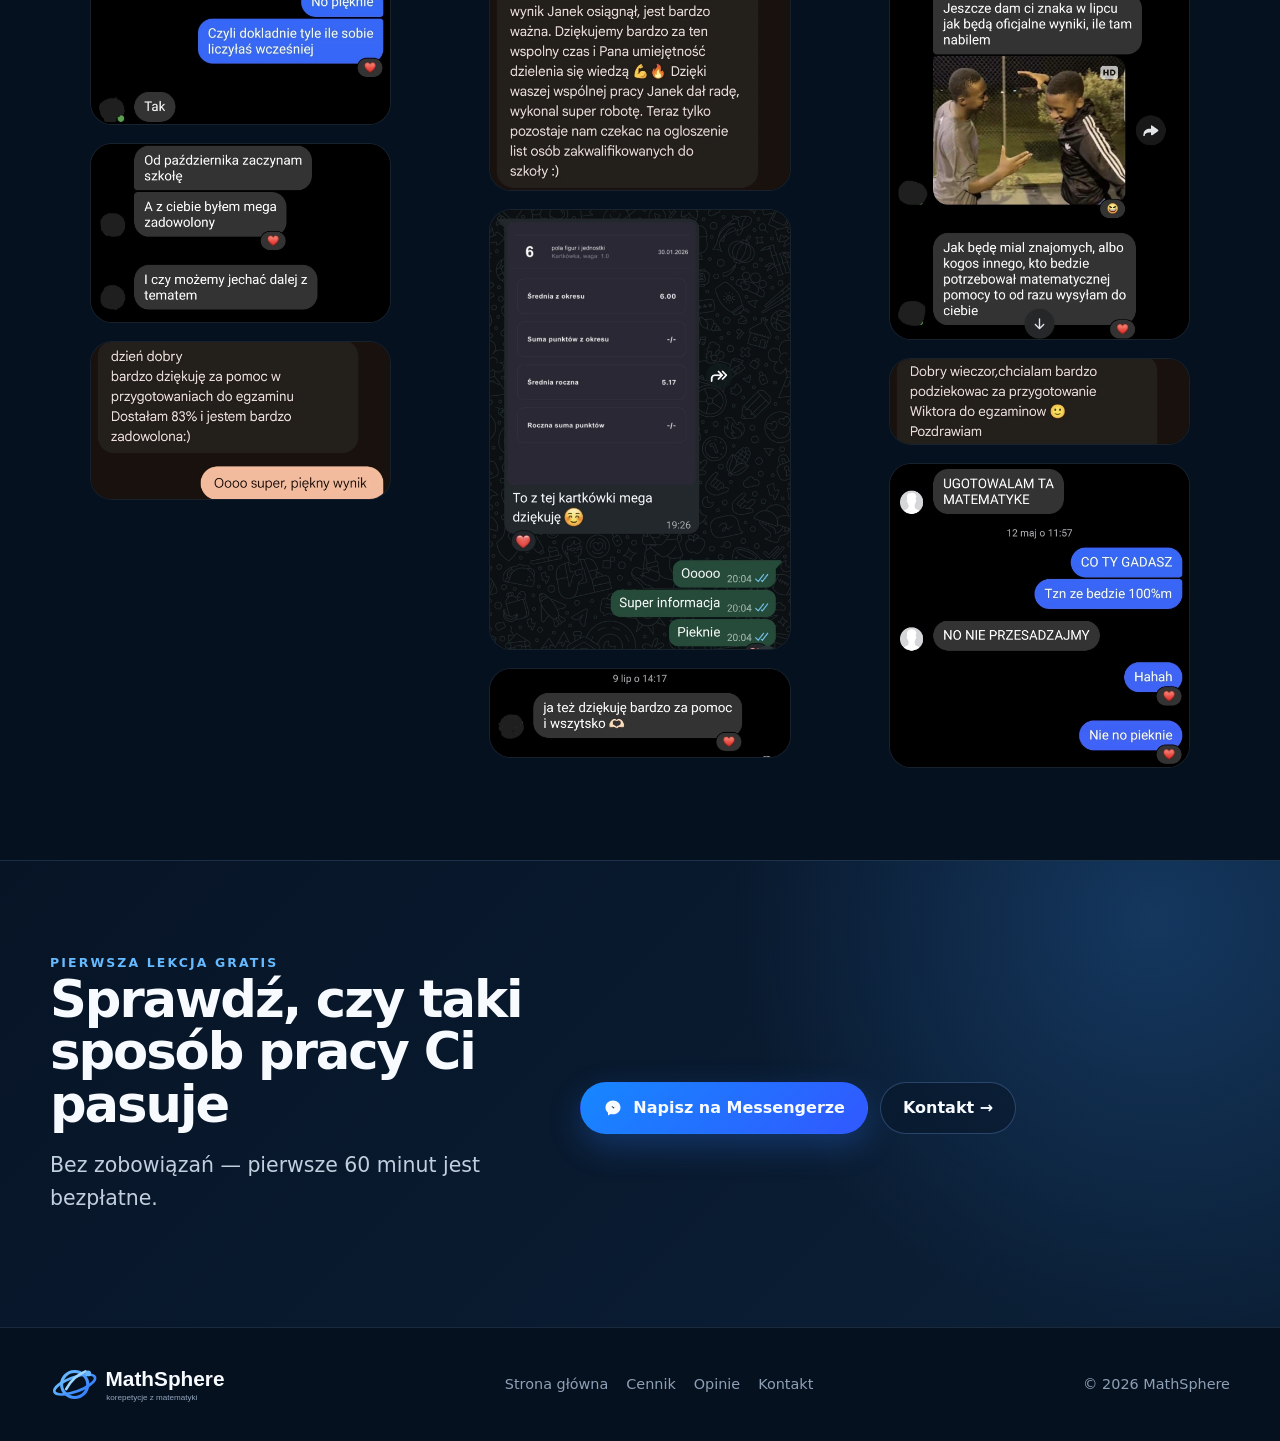
<file: opinie.html>
<!doctype html>
<html lang="pl">
<head>
<meta charset="utf-8"><meta name="viewport" content="width=device-width,initial-scale=1">
<title>Opinie — MathSphere</title>
<meta name="description" content="Opinie uczniów i rodziców o korepetycjach MathSphere.">
<link rel="icon" href="assets/favicon.svg" type="image/svg+xml"><link rel="stylesheet" href="style.css?v=2">
</head>
<body>

<header class="site-header">
  <div class="container header-row">
    <a class="brand" href="index.html" aria-label="MathSphere — strona główna"><img src="assets/logo.svg" alt="MathSphere"></a>
    <nav class="nav" data-nav>
      <a href="index.html">Strona główna</a>
      <a href="index.html#o-mnie">O mnie</a>
      <a href="cennik.html">Cennik</a>
      <a class="active" href="opinie.html">Opinie</a>
      <a href="kontakt.html">Kontakt</a>
      <a class="btn btn-primary nav-cta" href="https://m.me/oskar.bielecki.5" target="_blank" rel="noopener">Napisz do mnie</a>
    </nav>
    <button class="menu-btn" type="button" aria-label="Otwórz menu" data-menu><svg class="icon" viewBox="0 0 24 24" fill="none"><path d="M4 7h16M4 12h16M4 17h16" stroke="currentColor" stroke-width="2" stroke-linecap="round"/></svg></button>
  </div>
</header>

<main>
<section class="subhero">
  <div class="container">
    <div class="kicker">Opinie</div>
    <h1>Efekty, które widać w wynikach i wiadomościach po egzaminie</h1>
    <p class="lead">Poniżej znajdziesz wybrane wiadomości od uczniów i rodziców. Screeny są celowo przycięte i zanonimizowane, żeby ograniczyć publikowanie danych rozmówców oraz miniaturek profilowych.</p>
  </div>
</section>

<section class="section">
  <div class="container">
    <div class="results" style="margin-top:0">
      <div class="card result"><strong>90%</strong><span>wynik Janka z E8</span></div>
<div class="card result"><strong>83%</strong><span>wynik Leny z E8</span></div>
<div class="card result"><strong>73%</strong><span>wynik Asi z E8</span></div>
    </div>
    <div class="grid-3" style="margin-top:24px">
      <article class="card testimonial"><p class="quote">„Dostałam 83% i jestem bardzo zadowolona :)”</p><footer>— uczennica</footer></article>
      <article class="card testimonial"><p class="quote">„A z ciebie byłem mega zadowolony” oraz „jak będę miał znajomych, to od razu wysyłam do Ciebie”.</p><footer>— uczeń</footer></article>
      <article class="card testimonial"><p class="quote">„Janek zdobył wspaniałe 90% z matematyki!!!” oraz „Pana rola w tym wyniku jest bardzo ważna”.</p><footer>— rodzic ucznia</footer></article>
    </div>
  </div>
</section>

<section class="section">
  <div class="container">
    <div class="kicker">Oryginalne wiadomości</div>
    <h2>Screeny opinii</h2>
    <p class="lead">Kliknij dowolny screen, aby go powiększyć.</p>
    <div class="gallery" style="margin-top:32px">
      <figure class="gallery-item" data-lightbox data-full="assets/opinia-v3-73.webp"><img src="assets/opinia-v3-73.webp" alt="Wiadomość o wyniku 73 procent z matematyki"></figure>
      <figure class="gallery-item" data-lightbox data-full="assets/opinia-v3-zadowolony.webp"><img src="assets/opinia-v3-zadowolony.webp" alt="Wiadomość od ucznia: był mega zadowolony i chce kontynuować"></figure>
      <figure class="gallery-item" data-lightbox data-full="assets/opinia-v3-83.webp"><img src="assets/opinia-v3-83.webp" alt="Wiadomość o wyniku 83 procent i zadowoleniu"></figure>
      <figure class="gallery-item" data-lightbox data-full="assets/opinia-v3-90.webp"><img src="assets/opinia-v3-90.webp" alt="Wiadomość rodzica o wyniku 90 procent"></figure>
      <figure class="gallery-item" data-lightbox data-full="assets/opinia-v3-ocena6.webp"><img src="assets/opinia-v3-ocena6.webp" alt="Wiadomość o ocenie 6"></figure>
      <figure class="gallery-item" data-lightbox data-full="assets/opinia-v3-dziekuje.webp"><img src="assets/opinia-v3-dziekuje.webp" alt="Krótka wiadomość z podziękowaniem"></figure>
      <figure class="gallery-item" data-lightbox data-full="assets/opinia-v3-polecenie.webp"><img src="assets/opinia-v3-polecenie.webp" alt="Wiadomość ucznia z poleceniem i chęcią polecania dalej"></figure>
      <figure class="gallery-item" data-lightbox data-full="assets/opinia-v3-przygotowanie.webp"><img src="assets/opinia-v3-przygotowanie.webp" alt="Wiadomość rodzica z podziękowaniem za przygotowanie do egzaminów"></figure>
      <figure class="gallery-item" data-lightbox data-full="assets/opinia-v3-ugotowalam.webp"><img src="assets/opinia-v3-ugotowalam.webp" alt="Krótka wiadomość: Ugotowałam tę matematykę"></figure>
    </div>
  </div>
</section>

<section class="section contact-hero">
  <div class="container contact-grid">
    <div><div class="kicker">Pierwsza lekcja gratis</div><h2>Sprawdź, czy taki sposób pracy Ci pasuje</h2><p class="lead">Bez zobowiązań — pierwsze 60 minut jest bezpłatne.</p></div>
    <div class="contact-buttons">
      <a class="btn btn-primary" href="https://m.me/oskar.bielecki.5" target="_blank" rel="noopener"><svg class="icon" viewBox="0 0 24 24" fill="none" aria-hidden="true"><path d="M12 3C6.9 3 3 6.7 3 11.4c0 2.5 1.1 4.7 3 6.2V21l3.2-1.8c.9.2 1.8.4 2.8.4 5.1 0 9-3.6 9-8.2S17.1 3 12 3Z" fill="currentColor"/><path d="m7.5 13.8 3-3.2 2.4 1.9 3.7-3.9-3 3.2-2.4-1.9-3.7 3.9Z" fill="#071426"/></svg> Napisz na Messengerze</a>
      <a class="btn btn-secondary" href="kontakt.html">Kontakt →</a>
    </div>
  </div>
</section>
</main>
<div class="lightbox" aria-hidden="true"><button class="lightbox-close" aria-label="Zamknij">×</button><img alt=""></div>

<footer class="footer">
  <div class="container footer-row">
    <img src="assets/logo.svg" alt="MathSphere">
    <div class="footer-nav">
      <a href="index.html">Strona główna</a>
      <a href="cennik.html">Cennik</a>
      <a href="opinie.html">Opinie</a>
      <a href="kontakt.html">Kontakt</a>
    </div>
    <div>© <span data-year></span> MathSphere</div>
  </div>
</footer>

<div class="mobile-contact">
  <a class="btn btn-primary" href="https://m.me/oskar.bielecki.5" target="_blank" rel="noopener"><svg class="icon" viewBox="0 0 24 24" fill="none" aria-hidden="true"><path d="M12 3C6.9 3 3 6.7 3 11.4c0 2.5 1.1 4.7 3 6.2V21l3.2-1.8c.9.2 1.8.4 2.8.4 5.1 0 9-3.6 9-8.2S17.1 3 12 3Z" fill="currentColor"/><path d="m7.5 13.8 3-3.2 2.4 1.9 3.7-3.9-3 3.2-2.4-1.9-3.7 3.9Z" fill="#071426"/></svg> Messenger</a>
  <a class="btn btn-secondary" href="tel:+48696554344"><svg class="icon" viewBox="0 0 24 24" fill="none" aria-hidden="true"><path d="M8.2 3.5 10 7.7 7.8 9.4c1.1 2.7 3.1 4.7 5.8 5.8l1.7-2.2 4.2 1.8-.5 4c-.1.8-.8 1.4-1.6 1.4C9.8 20.2 3.8 14.2 3.8 6.6c0-.8.6-1.5 1.4-1.6l3-.4Z" stroke="currentColor" stroke-width="1.9" stroke-linecap="round" stroke-linejoin="round"/></svg> Zadzwoń</a>
</div>

<script src="script.js?v=2"></script>

</body></html>
</file>
<file: style.css>
:root{
  --bg:#06111f;
  --bg2:#09182a;
  --panel:#0b1c30;
  --panel2:#0d223b;
  --line:rgba(148,183,226,.14);
  --text:#f7fbff;
  --muted:#a7b6c9;
  --blue:#2f7bff;
  --blue2:#66baff;
  --green:#35d399;
  --shadow:0 24px 70px rgba(0,0,0,.28);
  --radius:26px;
  --max:1180px;
}
*{box-sizing:border-box}
html{scroll-behavior:smooth}
body{
  margin:0;
  font-family:Inter,ui-sans-serif,system-ui,-apple-system,BlinkMacSystemFont,"Segoe UI",sans-serif;
  color:var(--text);
  background:
    radial-gradient(circle at 82% 2%, rgba(71,143,255,.14), transparent 27rem),
    radial-gradient(circle at 10% 34%, rgba(31,122,255,.08), transparent 22rem),
    var(--bg);
  line-height:1.6;
}
img{max-width:100%;display:block}
a{color:inherit;text-decoration:none}
button{font:inherit}
.container{width:min(var(--max),calc(100% - 40px));margin-inline:auto}
.section{padding:92px 0;border-top:1px solid var(--line)}
.kicker{font-size:.78rem;letter-spacing:.17em;text-transform:uppercase;color:var(--blue2);font-weight:800}
h1,h2,h3,p{margin-top:0}
h1{font-size:clamp(2.75rem,6.2vw,5.6rem);line-height:.96;letter-spacing:-.055em;margin-bottom:26px}
h2{font-size:clamp(2rem,4vw,3.45rem);line-height:1.03;letter-spacing:-.04em;margin-bottom:18px}
h3{font-size:1.15rem;margin-bottom:8px}
.lead{font-size:clamp(1.05rem,1.8vw,1.28rem);color:#c2cfde;max-width:690px}
.muted{color:var(--muted)}
.blue{color:var(--blue2)}
.btn{
  display:inline-flex;align-items:center;justify-content:center;gap:10px;
  min-height:52px;padding:0 22px;border-radius:999px;border:1px solid transparent;
  font-weight:800;transition:.2s ease;cursor:pointer;white-space:nowrap
}
.btn-primary{background:linear-gradient(135deg,#1687ff,#3158ff);box-shadow:0 12px 32px rgba(47,123,255,.28)}
.btn-primary:hover{transform:translateY(-2px);box-shadow:0 16px 38px rgba(47,123,255,.36)}
.btn-secondary{border-color:rgba(125,177,255,.28);background:rgba(8,23,40,.56)}
.btn-secondary:hover{border-color:rgba(125,177,255,.55);background:rgba(15,35,60,.8)}
.icon{width:20px;height:20px;flex:0 0 auto}
.badge{
  display:inline-flex;align-items:center;gap:8px;padding:8px 12px;border-radius:999px;
  border:1px solid rgba(111,183,255,.24);background:rgba(8,25,44,.55);font-size:.92rem;color:#dbe9f8
}
.site-header{
  position:sticky;top:0;z-index:50;backdrop-filter:blur(18px);
  background:rgba(5,16,29,.74);border-bottom:1px solid var(--line)
}
.header-row{height:78px;display:flex;align-items:center;justify-content:space-between;gap:26px}
.brand img{width:220px}
.nav{display:flex;align-items:center;gap:30px;color:#c9d5e4;font-weight:650;font-size:.95rem}
.nav a{position:relative;padding:10px 0}
.nav a:hover,.nav a.active{color:#fff}
.nav a.active:after,.nav a:hover:after{content:"";position:absolute;left:0;right:0;bottom:3px;height:2px;background:var(--blue)}
.nav-cta{margin-left:8px}
.menu-btn{display:none;background:none;border:0;color:#fff;padding:8px}
.hero{
  position:relative;min-height:720px;overflow:hidden;border-bottom:1px solid var(--line);
  isolation:isolate;
  background:linear-gradient(90deg,#06111f 0%,#06111f 34%,rgba(6,17,31,.64) 54%,rgba(6,17,31,.08) 100%)
}
.hero-media{position:absolute;inset:0 0 0 42%;z-index:0;pointer-events:none}
.hero-media img{width:100%;height:100%;object-fit:cover;object-position:53% 52%}
.hero-media:after{
  content:"";position:absolute;inset:0;background:
  linear-gradient(90deg,#06111f 0%,rgba(6,17,31,.72) 15%,rgba(6,17,31,.05) 62%),
  linear-gradient(0deg,#06111f 0%,transparent 26%)
}
.hero-content{padding:112px 0 110px;max-width:720px;position:relative;z-index:2}
.hero .hand{font-family:"Segoe Print","Bradley Hand",cursive;color:#54aaff;font-size:1.18rem;font-weight:700;transform:rotate(-2deg);margin-bottom:18px}
.hero h1 span{display:block;color:var(--blue2)}
.hero-actions{display:flex;gap:12px;flex-wrap:wrap;margin:32px 0 28px}
.hero-points{display:flex;gap:12px;flex-wrap:wrap}
.free-sticker{
  position:absolute;right:max(4vw,30px);bottom:78px;z-index:4;
  width:190px;height:122px;display:grid;place-items:center;text-align:center;
  background:linear-gradient(135deg,#238dff,#1a57ff);font-weight:900;
  clip-path:polygon(5% 26%,12% 12%,27% 13%,40% 3%,54% 12%,72% 4%,84% 17%,97% 18%,93% 36%,100% 48%,91% 61%,94% 80%,75% 83%,64% 96%,48% 87%,32% 96%,22% 82%,7% 82%,10% 64%,1% 53%,8% 40%);
  transform:rotate(-7deg);box-shadow:0 20px 50px rgba(21,96,255,.42)
}
.free-sticker small{display:block;font-size:.84rem;font-weight:700}
.free-sticker strong{font-size:1.45rem;display:block}
.grid-3{display:grid;grid-template-columns:repeat(3,1fr);gap:18px}
.grid-2{display:grid;grid-template-columns:repeat(2,1fr);gap:22px}
.card{
  border:1px solid var(--line);border-radius:var(--radius);background:linear-gradient(145deg,rgba(15,38,65,.9),rgba(8,23,40,.88));
  box-shadow:var(--shadow)
}
.feature{padding:28px;min-height:190px}
.feature-icon{
  width:50px;height:50px;border-radius:15px;display:grid;place-items:center;margin-bottom:28px;
  background:rgba(47,123,255,.14);border:1px solid rgba(93,160,255,.26);color:var(--blue2)
}
.split{display:grid;grid-template-columns:.88fr 1.35fr;gap:70px;align-items:start}
.method{
  padding:36px;display:grid;grid-template-columns:repeat(2,1fr);gap:18px
}
.method-step{padding:24px;border-radius:20px;background:rgba(6,17,31,.48);border:1px solid var(--line)}
.step-num{font-size:.78rem;font-weight:900;letter-spacing:.12em;color:var(--blue2);margin-bottom:12px}
.about{display:grid;grid-template-columns:.92fr 1.08fr;gap:68px;align-items:center}
.portrait-wrap{position:relative}
.portrait{
  border-radius:34px;overflow:hidden;border:1px solid rgba(118,177,255,.23);box-shadow:var(--shadow)
}
.portrait img{aspect-ratio:1/1;object-fit:cover}
.floating-note{
  position:absolute;right:-22px;bottom:34px;max-width:220px;padding:16px 18px;border-radius:18px;
  background:#fff;color:#102035;font-weight:800;box-shadow:0 22px 50px rgba(0,0,0,.3);transform:rotate(-4deg)
}
.floating-note span{color:#1c6dff}
.checks{display:grid;gap:13px;margin:28px 0}
.check{display:flex;gap:12px;align-items:flex-start;color:#d6e1ed}
.check b{color:#fff}
.checkmark{width:23px;height:23px;border-radius:50%;display:grid;place-items:center;background:rgba(53,211,153,.13);color:var(--green);margin-top:1px;flex:0 0 auto}
.results{
  display:grid;grid-template-columns:repeat(4,1fr);gap:16px;margin-top:44px
}
.result{padding:25px;text-align:center}
.result strong{display:block;font-size:2rem;letter-spacing:-.04em}
.result span{color:var(--muted);font-size:.9rem}
.testimonial{padding:28px;display:flex;flex-direction:column;min-height:270px}
.quote{font-size:1.1rem;color:#e8f0fa}
.quote:before{content:"“";display:block;font-size:3.1rem;line-height:.65;color:var(--blue2);font-family:Georgia,serif;margin-bottom:16px}
.testimonial footer{margin-top:auto;color:var(--muted);font-size:.92rem}
.reviews-strip{display:grid;grid-template-columns:repeat(3,1fr);gap:16px;margin-top:26px}
.review-shot{border-radius:22px;overflow:hidden;border:1px solid var(--line);background:#03080e;cursor:pointer;position:relative}
.review-shot img{width:100%;height:310px;object-fit:cover;object-position:center top;transition:.25s ease}
.review-shot:hover img{transform:scale(1.02)}
.review-shot:after{
  content:"Powiększ";position:absolute;right:12px;bottom:12px;padding:7px 10px;border-radius:999px;
  background:rgba(0,0,0,.68);font-size:.78rem;font-weight:800
}
.pricing-wrap{display:grid;grid-template-columns:1fr .95fr;gap:40px;align-items:center}
.price-card{padding:34px}
.price{display:flex;align-items:flex-end;gap:10px;margin:10px 0 3px}
.price strong{font-size:4.2rem;line-height:1;letter-spacing:-.06em}
.price small{font-size:1.2rem;color:#cad7e6;font-weight:800;margin-bottom:9px}
.price-sub{font-size:1.3rem;color:#c3d1e0}
.price-card .btn{width:100%;margin-top:24px}
.contact-hero{
  background:
    radial-gradient(circle at 90% 12%,rgba(58,151,255,.22),transparent 26rem),
    linear-gradient(135deg,#071426,#0b2037)
}
.contact-grid{display:grid;grid-template-columns:.85fr 1.15fr;gap:50px;align-items:center}
.contact-buttons{display:flex;gap:12px;flex-wrap:wrap;margin-top:28px}
.contact-card{padding:30px}
.contact-item{display:flex;gap:17px;padding:18px 0;border-bottom:1px solid var(--line)}
.contact-item:last-child{border-bottom:0}
.contact-item .feature-icon{margin:0;width:46px;height:46px;flex:0 0 auto}
.footer{padding:32px 0;border-top:1px solid var(--line);color:#8ea0b6;font-size:.9rem}
.footer-row{display:flex;align-items:center;justify-content:space-between;gap:30px}
.footer img{width:185px}
.footer-nav{display:flex;gap:18px;flex-wrap:wrap}
.subhero{padding:88px 0 64px;border-bottom:1px solid var(--line);background:radial-gradient(circle at 80% 15%,rgba(56,147,255,.16),transparent 27rem)}
.subhero h1{font-size:clamp(2.6rem,5vw,4.6rem);max-width:800px}
.gallery{columns:3 280px;column-gap:18px}
.gallery-item{break-inside:avoid;margin-bottom:18px;cursor:pointer;overflow:hidden;border-radius:22px;border:1px solid var(--line);background:#04090f}
.gallery-item img{width:100%;height:auto;transition:.2s ease}
.gallery-item:hover img{transform:scale(1.015)}
.lightbox{position:fixed;inset:0;background:rgba(0,0,0,.9);z-index:100;display:none;align-items:center;justify-content:center;padding:30px}
.lightbox.open{display:flex}
.lightbox img{max-height:90vh;max-width:min(100%,1100px);border-radius:18px}
.lightbox-close{position:absolute;top:18px;right:22px;width:46px;height:46px;border-radius:50%;border:1px solid rgba(255,255,255,.2);background:#111;color:#fff;font-size:1.8rem;cursor:pointer}
.faq{display:grid;gap:12px}
.faq details{border:1px solid var(--line);border-radius:18px;padding:20px 22px;background:rgba(11,28,48,.7)}
.faq summary{cursor:pointer;font-weight:800}
.faq p{margin:14px 0 0;color:var(--muted)}
.note{font-size:.9rem;color:#8496aa;margin-top:14px}
.mobile-contact{display:none}
@media (max-width:900px){
  .nav{display:none;position:absolute;left:20px;right:20px;top:70px;flex-direction:column;align-items:stretch;gap:0;padding:14px;border-radius:20px;background:#09182a;border:1px solid var(--line);box-shadow:var(--shadow)}
  .nav.open{display:flex}
  .nav a{padding:14px}
  .nav a:after{display:none}
  .nav-cta{margin:6px 0 0}
  .menu-btn{display:block}
  .hero{min-height:auto;background:#06111f}
  .hero-media{left:42%;opacity:.5}
  .hero-content{padding:86px 0 96px;max-width:620px}
  .free-sticker{right:18px;bottom:20px;transform:rotate(-5deg) scale(.84)}
  .split,.about,.pricing-wrap,.contact-grid{grid-template-columns:1fr;gap:40px}
  .grid-3{grid-template-columns:1fr 1fr}
  .results{grid-template-columns:1fr 1fr}
  .reviews-strip{grid-template-columns:1fr 1fr}
  .method{grid-template-columns:1fr 1fr}
  .floating-note{right:8px}
}
@media (max-width:640px){
  .container{width:min(100% - 28px,var(--max))}
  .section{padding:68px 0}
  .header-row{height:68px}
  .brand img{width:185px}
  .hero-media{left:0;top:0;height:430px;opacity:1;z-index:0}
  .hero-media img{object-position:56% 48%}
  .hero-media:after{background:linear-gradient(180deg,rgba(6,17,31,.08) 0%,rgba(6,17,31,.20) 48%,#06111f 96%),linear-gradient(90deg,#06111f 0%,transparent 72%)}
  .hero-content{padding:350px 0 84px;position:relative;z-index:2}
  h1{font-size:clamp(2.55rem,12vw,4rem)}
  .hero-actions,.contact-buttons{display:grid;grid-template-columns:1fr}
  .hero-actions .btn,.contact-buttons .btn{width:100%}
  .free-sticker{top:270px;right:8px;bottom:auto;width:155px;height:98px}
  .grid-3,.grid-2,.results,.reviews-strip,.method{grid-template-columns:1fr}
  .feature{min-height:auto}
  .method{padding:18px}
  .about{gap:34px}
  .floating-note{position:relative;right:auto;bottom:auto;margin:-30px 16px 0 auto;width:210px}
  .review-shot img{height:260px}
  .footer-row{align-items:flex-start;flex-direction:column}
  .mobile-contact{
    position:fixed;display:flex;z-index:45;left:12px;right:12px;bottom:12px;
    background:rgba(6,17,31,.86);backdrop-filter:blur(18px);border:1px solid var(--line);
    border-radius:18px;padding:8px;box-shadow:0 14px 40px rgba(0,0,0,.38);gap:8px
  }
  .mobile-contact .btn{flex:1;min-height:48px;padding:0 12px;font-size:.9rem}
  body{padding-bottom:78px}
}
</file>
